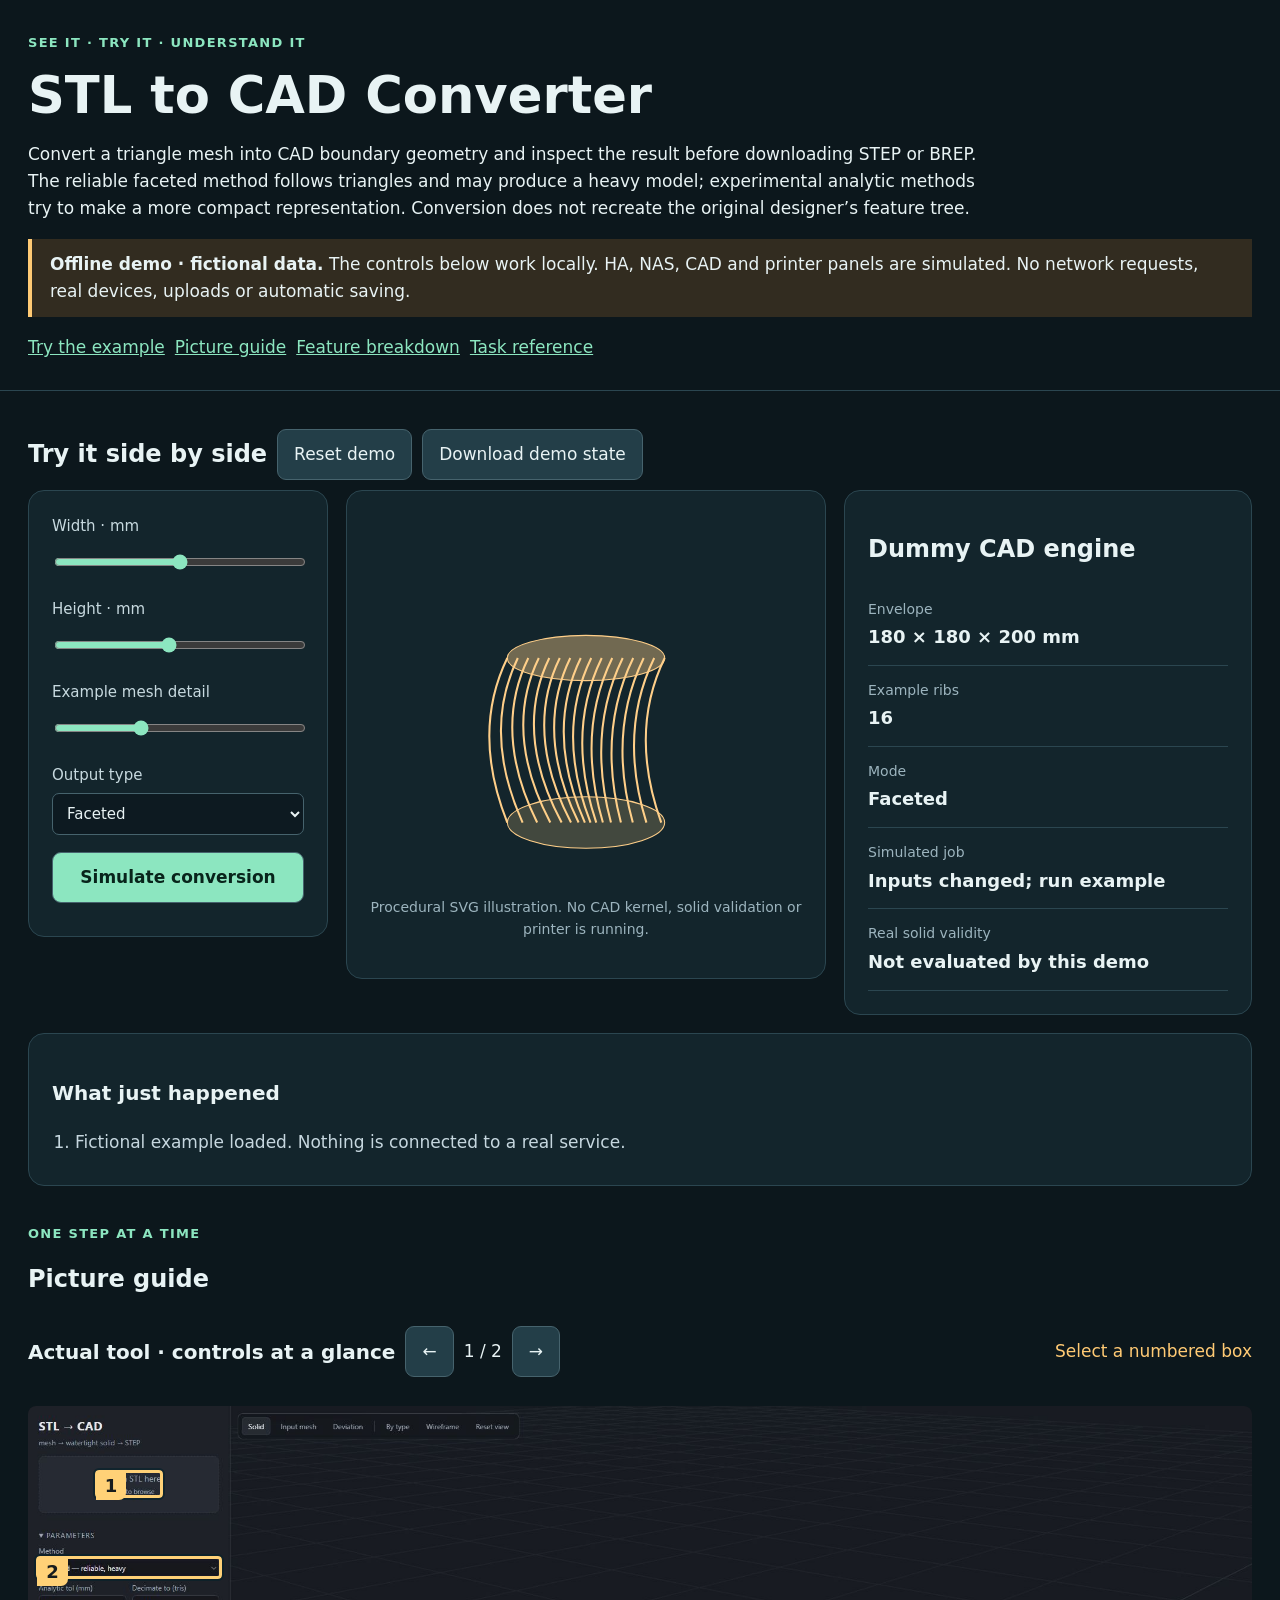
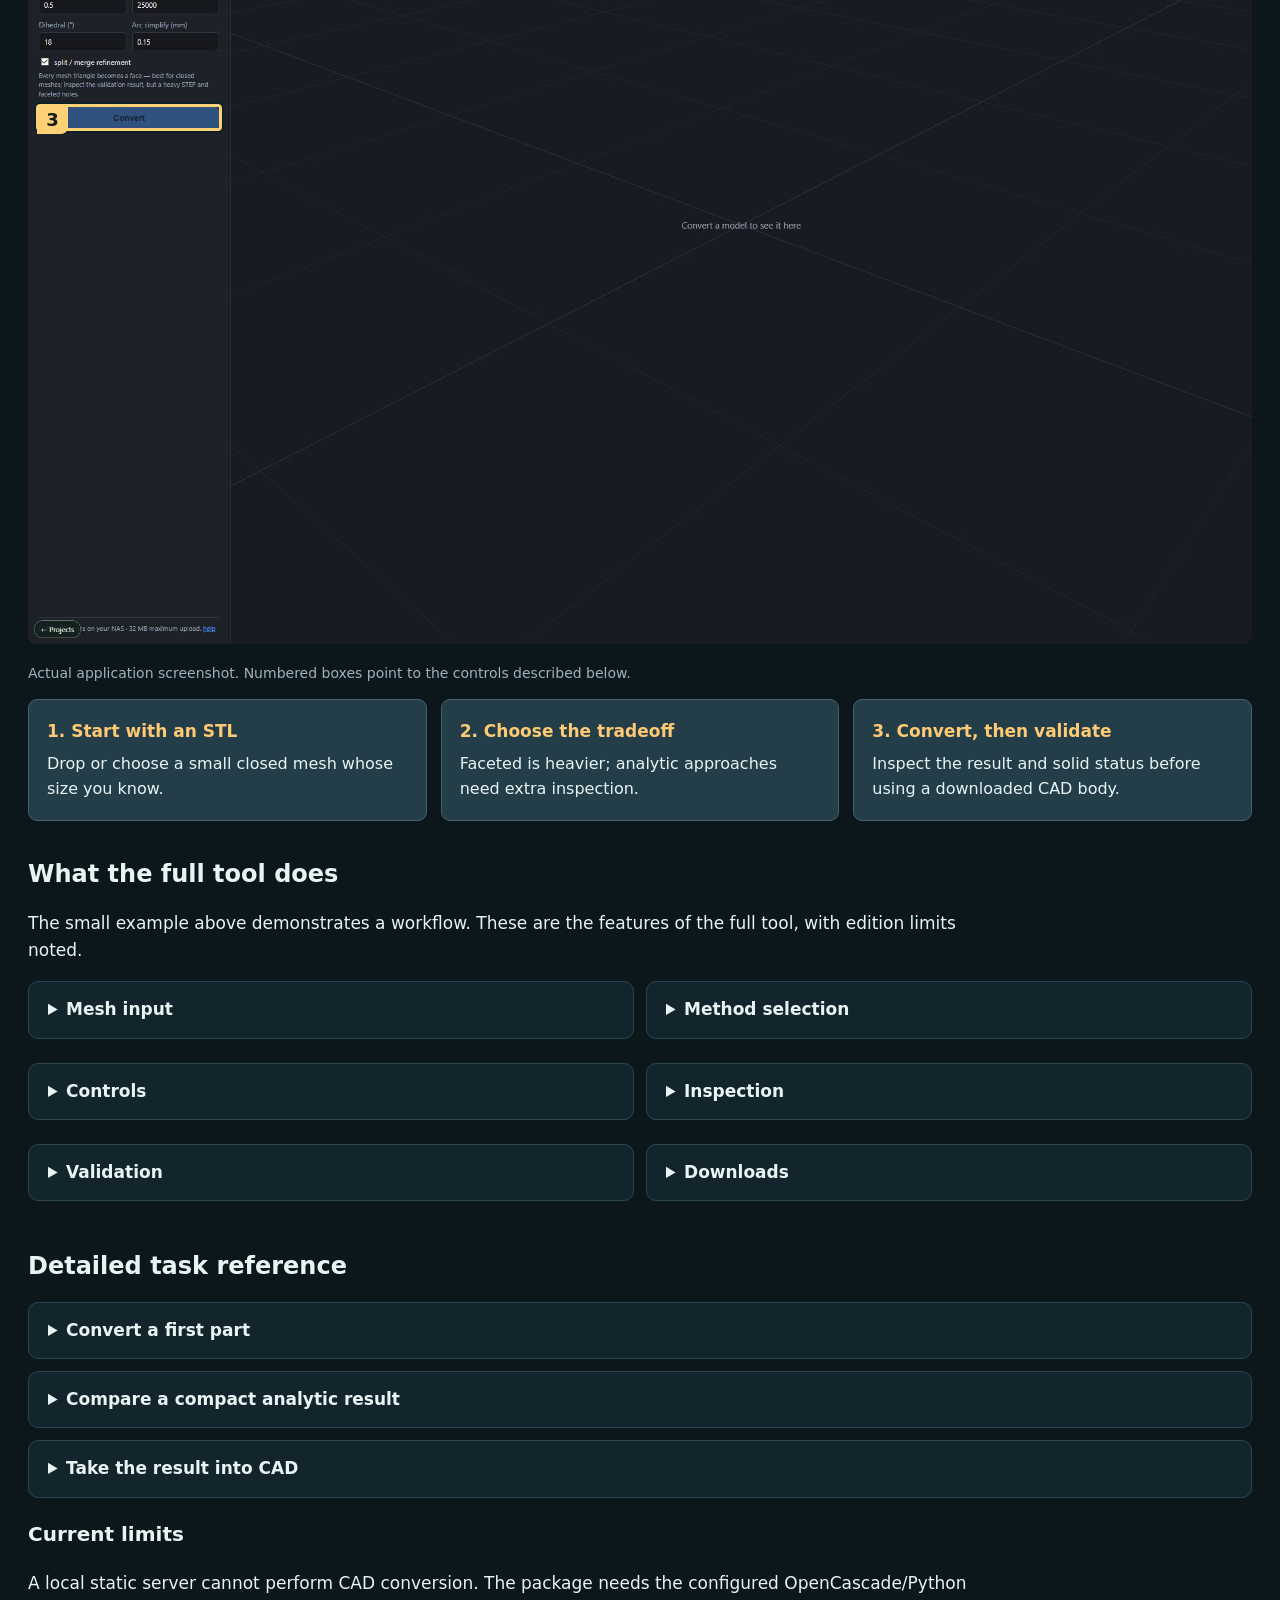
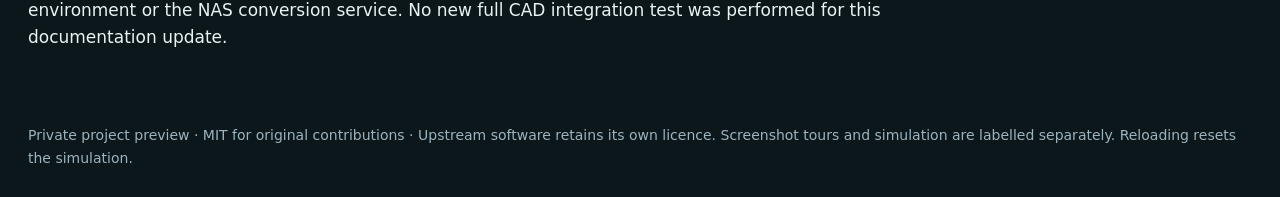
<file: demo.html>
<!doctype html><html lang="en"><head><meta charset="utf-8"><meta name="viewport" content="width=device-width,initial-scale=1"><meta http-equiv="Content-Security-Policy" content="default-src 'none'; script-src 'unsafe-inline'; style-src 'unsafe-inline'; img-src data: blob:; connect-src 'none'; font-src 'none'; object-src 'none'; base-uri 'none'; form-action 'none'"><title>STL to CAD Converter · Interactive demo</title><style>:root{color-scheme:dark;--bg:#0c171c;--panel:#13252c;--ink:#e8f3f4;--muted:#9cb4be;--accent:#8ce6c0;--line:#2b4650;--gold:#ffca74}*{box-sizing:border-box}body{margin:0;background:var(--bg);color:var(--ink);font:17px/1.6 system-ui,sans-serif}header,main,footer{max-width:1500px;margin:auto;padding:28px}header{border-bottom:1px solid var(--line)}h1{font-size:clamp(32px,4vw,54px);line-height:1.1;margin:12px 0}h2{font-size:24px;line-height:1.3}h3{font-size:20px}p{max-width:90ch}a{color:var(--accent)}.eyebrow{color:var(--accent);letter-spacing:.1em;font-size:13px;font-weight:bold}.badge{display:inline-block;background:#294c45;color:#c7ffdf;padding:5px 12px;border-radius:6px;font-size:14px}.notice{border-left:4px solid var(--gold);padding:12px 18px;background:#322c20;max-width:none}.toolbar{display:flex;gap:10px;flex-wrap:wrap;align-items:center}button,input,select{font:inherit}button{background:#233e48;color:var(--ink);border:1px solid #46636d;border-radius:9px;padding:11px 16px;cursor:pointer}button:hover{border-color:var(--accent)}button:focus-visible,input:focus-visible,select:focus-visible{outline:3px solid var(--gold);outline-offset:3px}.primary{background:var(--accent);color:#08241b;font-weight:700}button:disabled{opacity:.5;cursor:not-allowed}label{display:block;font-size:15px;color:#c7d9df;margin:0 0 17px}input:not([type=checkbox]),select{display:block;width:100%;padding:10px;background:#0d1a21;color:var(--ink);border:1px solid #46636d;border-radius:7px;margin-top:6px}input[type=range]{padding:9px 0;accent-color:var(--accent)}.check{display:flex;gap:10px;align-items:center}input[type=checkbox]{width:21px;height:21px;accent-color:var(--accent)}.demo-grid{display:grid;grid-template-columns:300px minmax(300px,1fr) minmax(290px,.85fr);gap:18px;align-items:start}.card{background:var(--panel);border:1px solid var(--line);padding:23px;border-radius:16px;min-width:0}#controls button{display:block;width:100%;margin:10px 0}#controls:empty{display:none}#scene{min-height:320px;text-align:center}#scene svg{width:100%;max-height:470px}.hint,small{color:var(--muted);font-size:14px}dl{margin:0}dl div{padding:13px 0;border-bottom:1px solid var(--line)}dt{font-size:14px;color:var(--muted)}dd{margin:3px 0 0;font-size:18px;font-weight:650}.entity{background:#1c333b;border:1px solid #37505a;padding:14px;margin:10px 0;border-radius:9px;display:grid;gap:5px;text-align:left}.entity span{color:var(--accent)}.events{margin-top:18px}#events{padding-left:23px;margin-bottom:0;color:#c6d7df}#events li{margin:6px 0}.floor{position:relative;height:390px;border:3px solid #77949d;border-radius:12px;overflow:hidden}.room{position:absolute;border:2px solid #78949c;background:#2b4249;padding:12px;font-size:14px;text-align:left}.room small{display:block}.living{inset:0 45% 0 0}.bedroom{inset:0 0 50% 55%}.kitchen{inset:50% 0 0 55%}.device{position:absolute;transform:translate(-50%,-50%);font-size:12px;padding:7px;max-width:125px;touch-action:none;z-index:2;background:#192c36}.device.on{color:#ffe09a;border-color:#eec26b}.device.selected{outline:3px solid var(--accent)}.soundbar{margin:110px 0 20px;border:3px solid #64848e;background:linear-gradient(#293d46,#091116);padding:26px 8px;border-radius:20px;letter-spacing:4px}.soundbar span{display:block;letter-spacing:0;font-size:13px;color:var(--muted)}.speakers{font-size:40px;color:var(--accent)}.tag{display:inline-flex;flex-direction:column;background:#f5edda;color:#142420;padding:20px;border-radius:18px;max-width:270px;margin:20px}.tag svg{width:200px;max-width:100%}.tag.stake:after{content:'';display:block;background:#f5edda;width:30px;height:90px;margin:15px auto -90px;clip-path:polygon(0 0,100% 0,100% 85%,50% 100%,0 85%)}.tag.flag{border-radius:0 40px 40px 0;border-left:16px solid #bcb29b}.chunks{display:flex;flex-wrap:wrap;gap:10px;justify-content:center;padding:45px 0}.chunks span{padding:15px;border:2px solid #7b969c;border-radius:8px}.chunks .received{background:#8ce6c0;color:#0e2821}.sample-part{font-size:130px;color:var(--gold)}.plant{font-size:120px}.lap{background:#0b1c23;margin:9px 0;text-align:left}.lap span{display:block;background:#497961;padding:5px 9px;border-radius:4px;color:white}kbd{color:var(--gold)}.section{margin-top:38px}.picture{position:relative;margin:18px 0;background:#081116;border-radius:8px;overflow:hidden}.picture>img{display:block;width:100%}.marks{position:absolute;inset:0}.mark{position:absolute;border:3px solid #ffd177;outline:2px solid #07222aaa;border-radius:4px;padding:0;background:transparent;min-width:18px;min-height:18px}.mark span{position:absolute;left:-2px;top:-2px;background:#ffd177;color:#171c1d;padding:1px 9px;font-weight:850;font-size:18px;border-radius:0 0 7px 0;line-height:1.5}.mark.active{background:#ffd17726;border-width:5px}.step-list{display:grid;grid-template-columns:repeat(3,1fr);gap:14px}.step{display:grid;text-align:left;gap:6px;padding:18px}.step b{color:var(--gold)}.step span{font-size:16px}.step.active{background:#31594c;border-color:var(--accent)}.features{display:grid;grid-template-columns:repeat(2,1fr);gap:12px}details{border:1px solid var(--line);background:#13252c;border-radius:10px;padding:14px 19px;margin-bottom:12px}summary{font-weight:700;cursor:pointer}details li{padding:6px 0}footer{color:var(--muted);font-size:14px}#constraint{color:var(--gold)}.tour-layout{max-width:1400px}.print-title{font-size:24px;margin:0}.caption{color:var(--muted);font-size:14px}.step-status{margin-left:auto;color:var(--gold)}@media(max-width:1050px){.demo-grid{grid-template-columns:1fr 1fr}#controls{grid-column:1/-1;display:grid;grid-template-columns:1fr 1fr;gap:8px 20px}.card{padding:17px}.step-list{grid-template-columns:1fr}}@media(max-width:650px){header,main,footer{padding:18px}.demo-grid,.features{grid-template-columns:1fr}#controls{display:block}.floor{height:340px}.mark{border-width:2px}.mark span{font-size:12px;padding:0 5px}.notice{font-size:14px}}@media print{body{background:white;color:black}button{color:black}header,.notice,.toolbar,#interactive{display:none}.card,details{background:white;color:black}.mark{border-color:#c56c00}.mark span{background:#ffc560;color:black}}
</style></head><body><header><span class="eyebrow">SEE IT · TRY IT · UNDERSTAND IT</span><h1 id="title"></h1><p id="intro"></p><p class="notice"><strong>Offline demo · fictional data.</strong> The controls below work locally. HA, NAS, CAD and printer panels are simulated. No network requests, real devices, uploads or automatic saving.</p><nav class="toolbar"><a href="#interactive">Try the example</a><a href="#walkthrough">Picture guide</a><a href="#features">Feature breakdown</a><a href="#reference">Task reference</a></nav></header><main><section id="interactive"><div class="toolbar"><h2>Try it side by side</h2><button id="reset">Reset demo</button><button id="download">Download demo state</button></div><div class="demo-grid"><div class="card" id="controls"></div><div class="card" id="scene"></div><div class="card" id="result" aria-live="polite"></div></div><div class="card events"><h3>What just happened</h3><ol id="events" aria-live="polite"></ol></div></section><section id="walkthrough" class="section"><p class="eyebrow">ONE STEP AT A TIME</p><h2>Picture guide</h2><div id="tour"><div class="toolbar"><h3 id="tourTitle"></h3><button id="prev" aria-label="Previous screenshot">←</button><span id="slideCount"></span><button id="next" aria-label="Next screenshot">→</button><span id="stepStatus" class="step-status">Select a numbered box</span></div><div class="picture"><img id="tourImage" alt=""><div id="marks" class="marks"></div></div><p id="tourCaption" class="caption"></p><div id="stepList" class="step-list"></div></div></section><section id="features" class="section"><h2>What the full tool does</h2><p>The small example above demonstrates a workflow. These are the features of the full tool, with edition limits noted.</p><div id="featureList" class="features"></div></section><section id="reference" class="section"><h2>Detailed task reference</h2><div id="guideText"></div><h3>Current limits</h3><p id="limits"></p></section></main><footer>Private project preview · MIT for original contributions · Upstream software retains its own licence. Screenshot tours and simulation are labelled separately. Reloading resets the simulation.</footer><script>const DATA={"slug": "stl-to-cad", "title": "STL to CAD Converter", "summary": "Convert a triangle mesh into CAD boundary geometry and inspect the result before downloading STEP or BREP. The reliable faceted method follows triangles and may produce a heavy model; experimental analytic methods try to make a more compact representation. Conversion does not recreate the original designer’s feature tree.", "features": [["Mesh input", "Upload an STL; the hosted route enforces a 32 MB limit.", "Conversion workflow"], ["Method selection", "Faceted, arcwise and hybrid strategies with different fidelity, size and robustness tradeoffs.", "Conversion workflow"], ["Controls", "Analytic tolerance, decimation target, dihedral threshold, arc simplification and refinement.", "Conversion workflow"], ["Inspection", "Solid, Input mesh, Deviation, By type and Wireframe views.", "Conversion workflow"], ["Validation", "Review closure, solid count, volume/deviation information and timings when available.", "Conversion workflow"], ["Downloads", "Export STEP, BREP and result archives for downstream CAD work.", "Conversion workflow"]], "workflows": [["Convert a first part", ["Start with a small, closed STL whose scale you know. Keep the original unchanged.", "Upload the STL, choose faceted as the baseline and inspect the triangle target. Decimation changes the mesh used for subsequent work, so document that choice.", "Choose Convert and wait for the job result. Do not treat an output file alone as proof of a closed solid.", "Read the validation result: closure, solid count, dimensions, volume and deviation. Inspect holes and thin features visually."]], ["Compare a compact analytic result", ["Save the baseline result, then try an analytic method with explicit tolerance values.", "Inspect By type to see which surfaces were fitted and Deviation to locate differences. A compact file is not automatically the more accurate one.", "Arcwise is experimental and may leave open edges or a sheet body. Decide whether repair in your CAD tool is acceptable rather than describing every output as watertight."]], ["Take the result into CAD", ["Download STEP for interchange or BREP for OpenCascade-compatible tools.", "Import it into your CAD application and check units, solid status, hole geometry and overall dimensions.", "Keep the source mesh and conversion settings with the output. A faceted solid is still faceted; converting the file format does not produce editable sketches and dimensions."]]], "limits": "A local static server cannot perform CAD conversion. The package needs the configured OpenCascade/Python environment or the NAS conversion service. No new full CAD integration test was performed for this documentation update."};const FIGURES=[{"boxes": [{"h": 48, "selector": "#dropText", "text": "Drop or choose a small closed mesh whose size you know.", "title": "Start with an STL", "w": 114.46875, "x": 112.265625, "y": 108}, {"h": 40, "selector": "#method", "text": "Faceted is heavier; analytic approaches need extra inspection.", "title": "Choose the tradeoff", "w": 311, "x": 14, "y": 252}, {"h": 46, "selector": "#run", "text": "Inspect the result and solid status before using a downloaded CAD body.", "title": "Convert, then validate", "w": 311, "x": 14, "y": 501.171875}], "height": 1408, "width": 2055, "title": "Actual tool · controls at a glance", "caption": "Actual application screenshot. Numbered boxes point to the controls described below. ", "image": "[data-uri]", "key": "stl-to-cad"}, {"boxes": [{"h": 39, "selector": "#detail", "text": "Change the illustration’s detail before trying the example conversion.", "title": "Explore mesh complexity", "w": 260, "x": 320, "y": 535.703125}, {"h": 52, "selector": "#format", "text": "Faceted and analytic concepts illustrate the choice; no CAD kernel is running.", "title": "Compare the strategy", "w": 260, "x": 318, "y": 613.703125}, {"h": 532.9375, "selector": "#result", "text": "The demo labels real solid validity as not evaluated.", "title": "Check the result boundary", "w": 517.078125, "x": 1228.90625, "y": 325.703125}], "height": 1408, "width": 2055, "key": "simulation", "title": "Try the working offline example", "caption": "Screenshot of this project’s interactive demo. Side-by-side services are explicitly simulated.", "image": "[data-uri]", "cropHeight": 899.640625}];</script><script></script><script>const $=s=>document.querySelector(s), esc=s=>String(s).replace(/[&<>"']/g,c=>({'&':'&amp;','<':'&lt;','>':'&gt;','"':'&quot;',"'":'&#39;'}[c]));
let events=[],state={},undo=[];const kind=DATA.slug;
function log(s){events.unshift(s);events=events.slice(0,8);$('#events').innerHTML=events.map(x=>'<li>'+esc(x)+'</li>').join('');}
function bind(id,fn,event='click'){document.getElementById(id)?.addEventListener(event,fn)}
function field(id,label,type,value,extra=''){return `<label>${label}<input id="${id}" type="${type}" value="${esc(value)}" ${extra}></label>`}
function select(id,label,items,value){return `<label>${label}<select id="${id}">${items.map(x=>`<option ${x===value?'selected':''}>${esc(x)}</option>`).join('')}</select></label>`}
function button(id,label,primary=false){return `<button id="${id}" class="${primary?'primary':''}">${label}</button>`}
function check(id,label){return `<label class="check"><input id="${id}" type="checkbox"> ${label}</label>`}
function panel(title,body){return `<h2>${title}</h2>${body}`}
function output(title,rows){$('#result').innerHTML=panel(title,'<dl>'+rows.map(([a,b])=>`<div><dt>${esc(a)}</dt><dd>${esc(b)}</dd></div>`).join('')+'</dl>');}
function numeric(id){return Number(document.getElementById(id).value)}
function demoExport(){const body=JSON.stringify({demo:true,project:DATA.title,warning:'Fictional demo state; not a production configuration',state},null,2),a=document.createElement('a');a.href=URL.createObjectURL(new Blob([body],{type:'application/json'}));a.download=DATA.slug+'-demo.json';a.click();setTimeout(()=>URL.revokeObjectURL(a.href),1000);log('Downloaded fictional demo state as JSON.');}
function setup(){events=[];state={};undo=[];$('#controls').innerHTML='';$('#scene').innerHTML='';$('#result').innerHTML='';$('#events').innerHTML='';cad();log('Fictional example loaded. Nothing is connected to a real service.');}
function cad(){const lamp=kind==='lampshade-studio';state={width:180,depth:180,height:200,detail:16,converted:false};$('#controls').innerHTML=field('w','Width · mm','range',180,'min="80" max="280"')+field('h','Height · mm','range',200,'min="100" max="320"')+field('detail',lamp?'Rib count':'Example mesh detail','range',16,'min="8" max="32"')+select('format','Output type',lamp?['STL preview','Hollow STEP concept']:['Faceted','Analytic concept'],lamp?'STL preview':'Faceted')+button('convert',lamp?'Simulate export check':'Simulate conversion',true);
 function draw(){const w=state.width*.85,h=state.height*.8,x=(420-w)/2,y=300-h;let lines='';for(let i=0;i<state.detail;i++){let t=i/(state.detail-1);lines+=`<path d="M${x+w*t} ${y} Q${x+w*t-35} ${y+h*.45} ${x+w*t+Math.sin(t*6)*12} ${y+h}"/>`;}$('#scene').innerHTML=`<svg viewBox="0 0 420 350" role="img" aria-label="Procedural example ${lamp?'shade':'surface'}"><ellipse cx="210" cy="${y}" rx="${w/2}" ry="22" fill="#ffcf8966" stroke="#ffcf89"/><g fill="none" stroke="#ffcf89" stroke-width="2">${lines}</g><ellipse cx="210" cy="300" rx="${w/2}" ry="25" fill="#ffcf8933" stroke="#ffcf89"/></svg><p class="hint">Procedural SVG illustration. No CAD kernel, solid validation or printer is running.</p>`;output('Dummy CAD engine',[['Envelope',state.width+' × '+state.depth+' × '+state.height+' mm'],['Example ribs',state.detail],['Mode',$('#format').value],['Simulated job',state.converted?'Example result available':'Inputs changed; run example'],['Real solid validity','Not evaluated by this demo']]);}['w','h','detail'].forEach(k=>bind(k,()=>{state[k==='w'?'width':k==='h'?'height':'detail']=numeric(k);state.converted=false;draw()},'input'));bind('format',()=>{state.converted=false;draw()},'change');bind('convert',()=>{state.converted=true;draw();log('Simulated job completed. Download demo JSON for these inputs; no fake STEP file is produced.');});draw();}
$('#title').textContent=DATA.title;$('#intro').textContent=DATA.summary;$('#featureList').innerHTML=DATA.features.map(([a,b,c])=>`<details><summary>${esc(a)}</summary><p>${esc(b)}</p><small>${esc(c)}</small></details>`).join('');
$('#guideText').innerHTML=DATA.workflows.map(([t,steps])=>`<details><summary>${esc(t)}</summary><ol>${steps.map(s=>'<li>'+esc(s)+'</li>').join('')}</ol></details>`).join('');
$('#limits').textContent=DATA.limits;$('#reset').onclick=setup;$('#download').onclick=demoExport;
let currentSlide=0;function showSlide(){const f=FIGURES[currentSlide];if(!f){$('#tour').innerHTML='<p>The interactive example above is ready. Annotated screenshots are being prepared.</p>';return}$('#tourTitle').textContent=f.title;$('#tourImage').src=f.image;$('#tourImage').alt=f.caption;const fh=f.cropHeight||f.height;const pic=$('#tourImage').parentElement;pic.style.aspectRatio=f.width+'/'+fh;$('#tourImage').style.position='absolute';$('#tourImage').style.top='0';$('#tourCaption').textContent=f.caption;$('#marks').innerHTML=f.boxes.map((b,i)=>`<button class="mark" data-step="${i}" style="left:${b.x/f.width*100}%;top:${b.y/fh*100}%;width:${b.w/f.width*100}%;height:${b.h/fh*100}%" aria-label="Step ${i+1}: ${esc(b.title)}"><span>${i+1}</span></button>`).join('');$('#stepList').innerHTML=f.boxes.map((b,i)=>`<button class="step" data-step="${i}"><b>${i+1}. ${esc(b.title)}</b><span>${esc(b.text)}</span></button>`).join('');document.querySelectorAll('[data-step]').forEach(b=>b.onclick=()=>{document.querySelectorAll('[data-step]').forEach(x=>x.classList.toggle('active',x.dataset.step===b.dataset.step));$('#stepStatus').textContent='Step '+(+b.dataset.step+1)+' of '+f.boxes.length;});$('#slideCount').textContent=(currentSlide+1)+' / '+FIGURES.length;}
$('#prev').onclick=()=>{currentSlide=(currentSlide-1+FIGURES.length)%FIGURES.length;showSlide()};$('#next').onclick=()=>{currentSlide=(currentSlide+1)%FIGURES.length;showSlide()};
setup();showSlide();
</script></body></html>
</file>
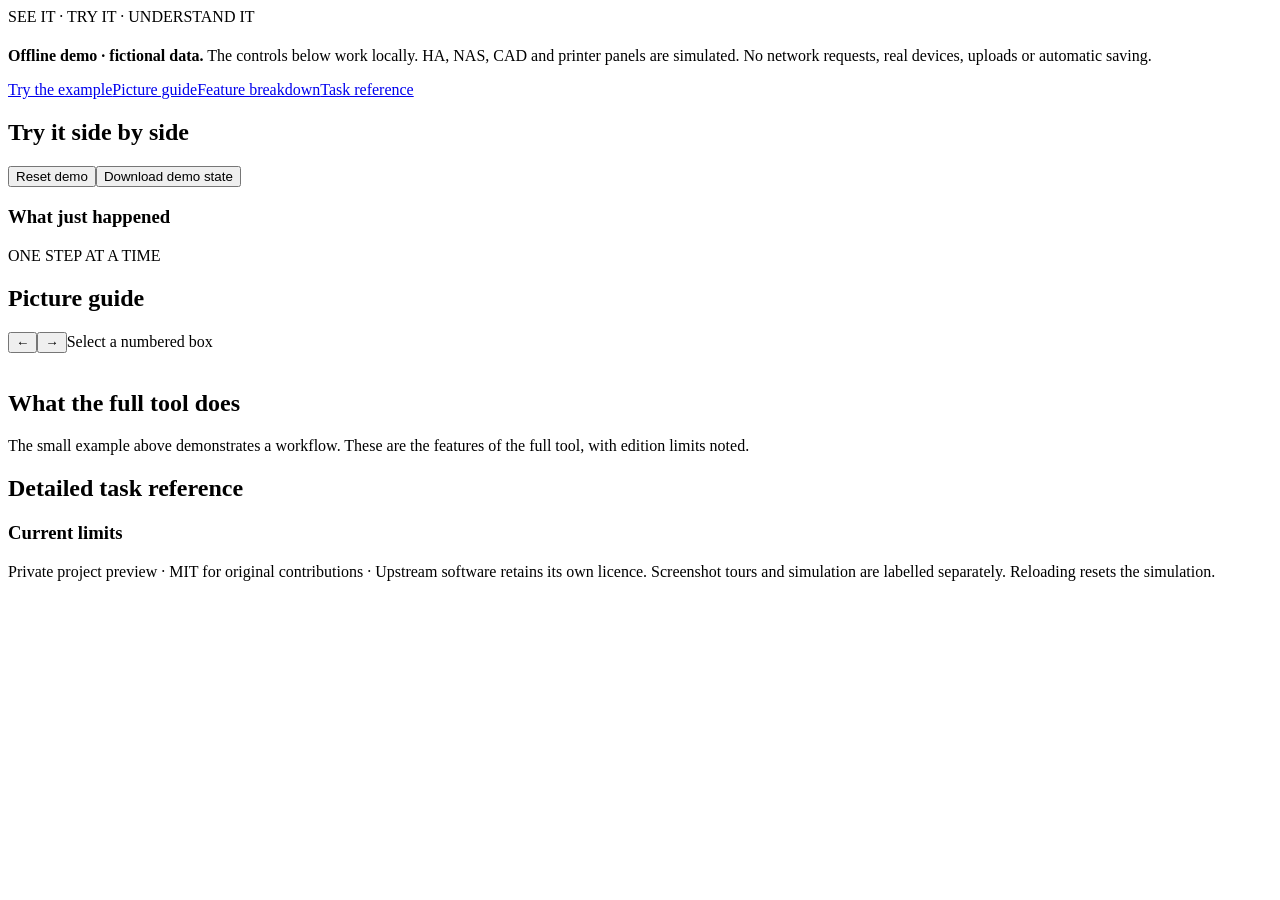
<file: demo-source/template.html>
<!doctype html><html lang="en"><head><meta charset="utf-8"><meta name="viewport" content="width=device-width,initial-scale=1"><meta http-equiv="Content-Security-Policy" content="default-src 'none'; script-src 'unsafe-inline'; style-src 'unsafe-inline'; img-src data: blob:; connect-src 'none'; font-src 'none'; object-src 'none'; base-uri 'none'; form-action 'none'"><title>__TITLE__ · Interactive demo</title><style>__CSS__</style></head><body><header><span class="eyebrow">SEE IT · TRY IT · UNDERSTAND IT</span><h1 id="title"></h1><p id="intro"></p><p class="notice"><strong>Offline demo · fictional data.</strong> The controls below work locally. HA, NAS, CAD and printer panels are simulated. No network requests, real devices, uploads or automatic saving.</p><nav class="toolbar"><a href="#interactive">Try the example</a><a href="#walkthrough">Picture guide</a><a href="#features">Feature breakdown</a><a href="#reference">Task reference</a></nav></header><main><section id="interactive"><div class="toolbar"><h2>Try it side by side</h2><button id="reset">Reset demo</button><button id="download">Download demo state</button></div><div class="demo-grid"><div class="card" id="controls"></div><div class="card" id="scene"></div><div class="card" id="result" aria-live="polite"></div></div><div class="card events"><h3>What just happened</h3><ol id="events" aria-live="polite"></ol></div></section><section id="walkthrough" class="section"><p class="eyebrow">ONE STEP AT A TIME</p><h2>Picture guide</h2><div id="tour"><div class="toolbar"><h3 id="tourTitle"></h3><button id="prev" aria-label="Previous screenshot">←</button><span id="slideCount"></span><button id="next" aria-label="Next screenshot">→</button><span id="stepStatus" class="step-status">Select a numbered box</span></div><div class="picture"><img id="tourImage" alt=""><div id="marks" class="marks"></div></div><p id="tourCaption" class="caption"></p><div id="stepList" class="step-list"></div></div></section><section id="features" class="section"><h2>What the full tool does</h2><p>The small example above demonstrates a workflow. These are the features of the full tool, with edition limits noted.</p><div id="featureList" class="features"></div></section><section id="reference" class="section"><h2>Detailed task reference</h2><div id="guideText"></div><h3>Current limits</h3><p id="limits"></p></section></main><footer>Private project preview · MIT for original contributions · Upstream software retains its own licence. Screenshot tours and simulation are labelled separately. Reloading resets the simulation.</footer><script>__DATA__</script><script>__QR__</script><script>__JS__</script></body></html>
</file>
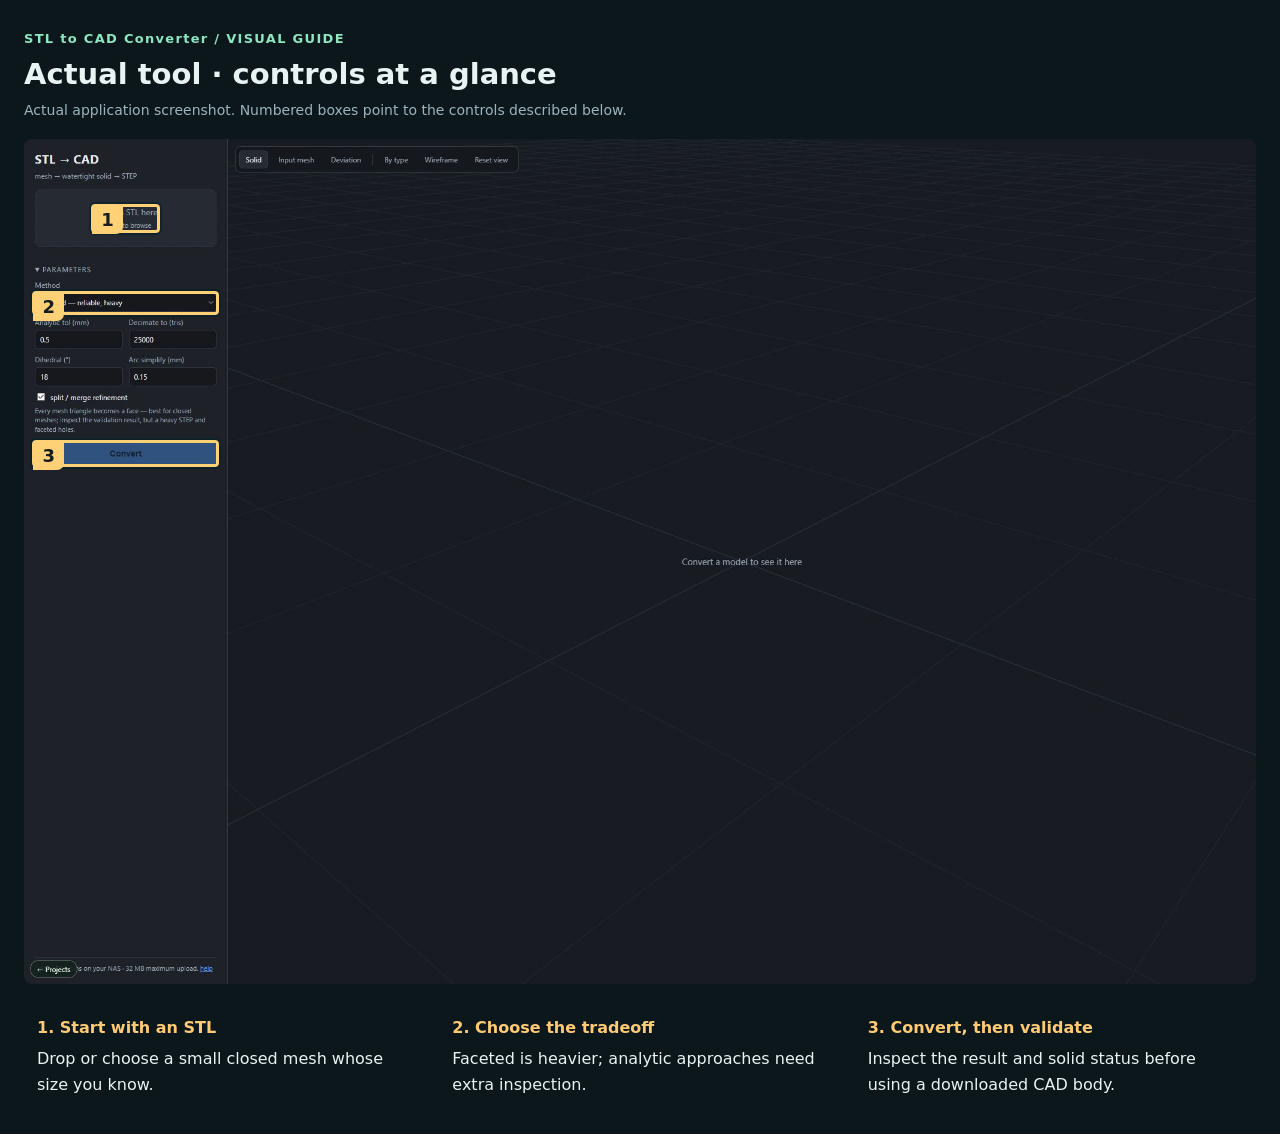
<file: docs/figure-1.html>
<!doctype html><html lang="en"><meta charset="utf-8"><meta name="viewport" content="width=device-width,initial-scale=1"><title>STL to CAD Converter · visual step 1</title><style>:root{color-scheme:dark;--bg:#0c171c;--panel:#13252c;--ink:#e8f3f4;--muted:#9cb4be;--accent:#8ce6c0;--line:#2b4650;--gold:#ffca74}*{box-sizing:border-box}body{margin:0;background:var(--bg);color:var(--ink);font:17px/1.6 system-ui,sans-serif}header,main,footer{max-width:1500px;margin:auto;padding:28px}header{border-bottom:1px solid var(--line)}h1{font-size:clamp(32px,4vw,54px);line-height:1.1;margin:12px 0}h2{font-size:24px;line-height:1.3}h3{font-size:20px}p{max-width:90ch}a{color:var(--accent)}.eyebrow{color:var(--accent);letter-spacing:.1em;font-size:13px;font-weight:bold}.badge{display:inline-block;background:#294c45;color:#c7ffdf;padding:5px 12px;border-radius:6px;font-size:14px}.notice{border-left:4px solid var(--gold);padding:12px 18px;background:#322c20;max-width:none}.toolbar{display:flex;gap:10px;flex-wrap:wrap;align-items:center}button,input,select{font:inherit}button{background:#233e48;color:var(--ink);border:1px solid #46636d;border-radius:9px;padding:11px 16px;cursor:pointer}button:hover{border-color:var(--accent)}button:focus-visible,input:focus-visible,select:focus-visible{outline:3px solid var(--gold);outline-offset:3px}.primary{background:var(--accent);color:#08241b;font-weight:700}button:disabled{opacity:.5;cursor:not-allowed}label{display:block;font-size:15px;color:#c7d9df;margin:0 0 17px}input:not([type=checkbox]),select{display:block;width:100%;padding:10px;background:#0d1a21;color:var(--ink);border:1px solid #46636d;border-radius:7px;margin-top:6px}input[type=range]{padding:9px 0;accent-color:var(--accent)}.check{display:flex;gap:10px;align-items:center}input[type=checkbox]{width:21px;height:21px;accent-color:var(--accent)}.demo-grid{display:grid;grid-template-columns:300px minmax(300px,1fr) minmax(290px,.85fr);gap:18px;align-items:start}.card{background:var(--panel);border:1px solid var(--line);padding:23px;border-radius:16px;min-width:0}#controls button{display:block;width:100%;margin:10px 0}#controls:empty{display:none}#scene{min-height:320px;text-align:center}#scene svg{width:100%;max-height:470px}.hint,small{color:var(--muted);font-size:14px}dl{margin:0}dl div{padding:13px 0;border-bottom:1px solid var(--line)}dt{font-size:14px;color:var(--muted)}dd{margin:3px 0 0;font-size:18px;font-weight:650}.entity{background:#1c333b;border:1px solid #37505a;padding:14px;margin:10px 0;border-radius:9px;display:grid;gap:5px;text-align:left}.entity span{color:var(--accent)}.events{margin-top:18px}#events{padding-left:23px;margin-bottom:0;color:#c6d7df}#events li{margin:6px 0}.floor{position:relative;height:390px;border:3px solid #77949d;border-radius:12px;overflow:hidden}.room{position:absolute;border:2px solid #78949c;background:#2b4249;padding:12px;font-size:14px;text-align:left}.room small{display:block}.living{inset:0 45% 0 0}.bedroom{inset:0 0 50% 55%}.kitchen{inset:50% 0 0 55%}.device{position:absolute;transform:translate(-50%,-50%);font-size:12px;padding:7px;max-width:125px;touch-action:none;z-index:2;background:#192c36}.device.on{color:#ffe09a;border-color:#eec26b}.device.selected{outline:3px solid var(--accent)}.soundbar{margin:110px 0 20px;border:3px solid #64848e;background:linear-gradient(#293d46,#091116);padding:26px 8px;border-radius:20px;letter-spacing:4px}.soundbar span{display:block;letter-spacing:0;font-size:13px;color:var(--muted)}.speakers{font-size:40px;color:var(--accent)}.tag{display:inline-flex;flex-direction:column;background:#f5edda;color:#142420;padding:20px;border-radius:18px;max-width:270px;margin:20px}.tag svg{width:200px;max-width:100%}.tag.stake:after{content:'';display:block;background:#f5edda;width:30px;height:90px;margin:15px auto -90px;clip-path:polygon(0 0,100% 0,100% 85%,50% 100%,0 85%)}.tag.flag{border-radius:0 40px 40px 0;border-left:16px solid #bcb29b}.chunks{display:flex;flex-wrap:wrap;gap:10px;justify-content:center;padding:45px 0}.chunks span{padding:15px;border:2px solid #7b969c;border-radius:8px}.chunks .received{background:#8ce6c0;color:#0e2821}.sample-part{font-size:130px;color:var(--gold)}.plant{font-size:120px}.lap{background:#0b1c23;margin:9px 0;text-align:left}.lap span{display:block;background:#497961;padding:5px 9px;border-radius:4px;color:white}kbd{color:var(--gold)}.section{margin-top:38px}.picture{position:relative;margin:18px 0;background:#081116;border-radius:8px;overflow:hidden}.picture>img{display:block;width:100%}.marks{position:absolute;inset:0}.mark{position:absolute;border:3px solid #ffd177;outline:2px solid #07222aaa;border-radius:4px;padding:0;background:transparent;min-width:18px;min-height:18px}.mark span{position:absolute;left:-2px;top:-2px;background:#ffd177;color:#171c1d;padding:1px 9px;font-weight:850;font-size:18px;border-radius:0 0 7px 0;line-height:1.5}.mark.active{background:#ffd17726;border-width:5px}.step-list{display:grid;grid-template-columns:repeat(3,1fr);gap:14px}.step{display:grid;text-align:left;gap:6px;padding:18px}.step b{color:var(--gold)}.step span{font-size:16px}.step.active{background:#31594c;border-color:var(--accent)}.features{display:grid;grid-template-columns:repeat(2,1fr);gap:12px}details{border:1px solid var(--line);background:#13252c;border-radius:10px;padding:14px 19px;margin-bottom:12px}summary{font-weight:700;cursor:pointer}details li{padding:6px 0}footer{color:var(--muted);font-size:14px}#constraint{color:var(--gold)}.tour-layout{max-width:1400px}.print-title{font-size:24px;margin:0}.caption{color:var(--muted);font-size:14px}.step-status{margin-left:auto;color:var(--gold)}@media(max-width:1050px){.demo-grid{grid-template-columns:1fr 1fr}#controls{grid-column:1/-1;display:grid;grid-template-columns:1fr 1fr;gap:8px 20px}.card{padding:17px}.step-list{grid-template-columns:1fr}}@media(max-width:650px){header,main,footer{padding:18px}.demo-grid,.features{grid-template-columns:1fr}#controls{display:block}.floor{height:340px}.mark{border-width:2px}.mark span{font-size:12px;padding:0 5px}.notice{font-size:14px}}@media print{body{background:white;color:black}button{color:black}header,.notice,.toolbar,#interactive{display:none}.card,details{background:white;color:black}.mark{border-color:#c56c00}.mark span{background:#ffc560;color:black}}
body{padding:24px}main{padding:0;max-width:1420px}.picture{max-width:1420px}.step-list{grid-template-columns:repeat(3,1fr)}.step{font-size:16px;padding:13px}h1{font-size:29px;margin:8px 0}.caption{margin:5px 0}</style><main><span class="eyebrow">STL to CAD Converter / VISUAL GUIDE</span><h1>Actual tool · controls at a glance</h1><p class="caption">Actual application screenshot. Numbered boxes point to the controls described below. </p><div class="picture"><img src="[data-uri]" alt="STL to CAD Converter screenshot"><div class="marks"><div class="mark" style="left:5.463047445255474%;top:7.670454545454546%;width:5.570255474452555%;height:3.4090909090909087%"><span>1</span></div><div class="mark" style="left:0.6812652068126521%;top:17.897727272727273%;width:15.133819951338198%;height:2.840909090909091%"><span>2</span></div><div class="mark" style="left:0.6812652068126521%;top:35.59459339488637%;width:15.133819951338198%;height:3.2670454545454546%"><span>3</span></div></div></div><div class="step-list"><div class="step"><b>1. Start with an STL</b><span>Drop or choose a small closed mesh whose size you know.</span></div><div class="step"><b>2. Choose the tradeoff</b><span>Faceted is heavier; analytic approaches need extra inspection.</span></div><div class="step"><b>3. Convert, then validate</b><span>Inspect the result and solid status before using a downloaded CAD body.</span></div></div></main></html>
</file>
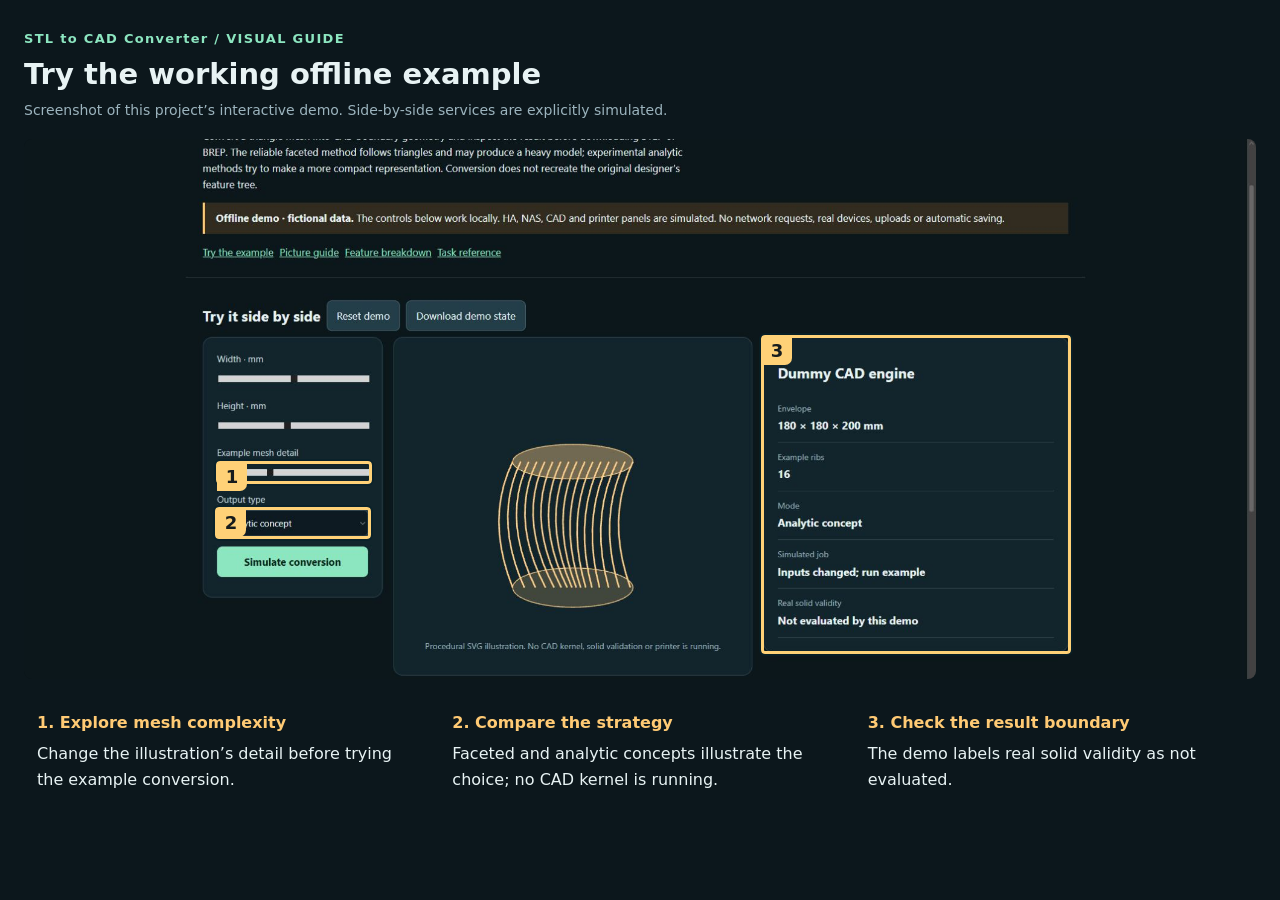
<file: docs/figure-2.html>
<!doctype html><html lang="en"><meta charset="utf-8"><meta name="viewport" content="width=device-width,initial-scale=1"><title>STL to CAD Converter · visual step 2</title><style>:root{color-scheme:dark;--bg:#0c171c;--panel:#13252c;--ink:#e8f3f4;--muted:#9cb4be;--accent:#8ce6c0;--line:#2b4650;--gold:#ffca74}*{box-sizing:border-box}body{margin:0;background:var(--bg);color:var(--ink);font:17px/1.6 system-ui,sans-serif}header,main,footer{max-width:1500px;margin:auto;padding:28px}header{border-bottom:1px solid var(--line)}h1{font-size:clamp(32px,4vw,54px);line-height:1.1;margin:12px 0}h2{font-size:24px;line-height:1.3}h3{font-size:20px}p{max-width:90ch}a{color:var(--accent)}.eyebrow{color:var(--accent);letter-spacing:.1em;font-size:13px;font-weight:bold}.badge{display:inline-block;background:#294c45;color:#c7ffdf;padding:5px 12px;border-radius:6px;font-size:14px}.notice{border-left:4px solid var(--gold);padding:12px 18px;background:#322c20;max-width:none}.toolbar{display:flex;gap:10px;flex-wrap:wrap;align-items:center}button,input,select{font:inherit}button{background:#233e48;color:var(--ink);border:1px solid #46636d;border-radius:9px;padding:11px 16px;cursor:pointer}button:hover{border-color:var(--accent)}button:focus-visible,input:focus-visible,select:focus-visible{outline:3px solid var(--gold);outline-offset:3px}.primary{background:var(--accent);color:#08241b;font-weight:700}button:disabled{opacity:.5;cursor:not-allowed}label{display:block;font-size:15px;color:#c7d9df;margin:0 0 17px}input:not([type=checkbox]),select{display:block;width:100%;padding:10px;background:#0d1a21;color:var(--ink);border:1px solid #46636d;border-radius:7px;margin-top:6px}input[type=range]{padding:9px 0;accent-color:var(--accent)}.check{display:flex;gap:10px;align-items:center}input[type=checkbox]{width:21px;height:21px;accent-color:var(--accent)}.demo-grid{display:grid;grid-template-columns:300px minmax(300px,1fr) minmax(290px,.85fr);gap:18px;align-items:start}.card{background:var(--panel);border:1px solid var(--line);padding:23px;border-radius:16px;min-width:0}#controls button{display:block;width:100%;margin:10px 0}#controls:empty{display:none}#scene{min-height:320px;text-align:center}#scene svg{width:100%;max-height:470px}.hint,small{color:var(--muted);font-size:14px}dl{margin:0}dl div{padding:13px 0;border-bottom:1px solid var(--line)}dt{font-size:14px;color:var(--muted)}dd{margin:3px 0 0;font-size:18px;font-weight:650}.entity{background:#1c333b;border:1px solid #37505a;padding:14px;margin:10px 0;border-radius:9px;display:grid;gap:5px;text-align:left}.entity span{color:var(--accent)}.events{margin-top:18px}#events{padding-left:23px;margin-bottom:0;color:#c6d7df}#events li{margin:6px 0}.floor{position:relative;height:390px;border:3px solid #77949d;border-radius:12px;overflow:hidden}.room{position:absolute;border:2px solid #78949c;background:#2b4249;padding:12px;font-size:14px;text-align:left}.room small{display:block}.living{inset:0 45% 0 0}.bedroom{inset:0 0 50% 55%}.kitchen{inset:50% 0 0 55%}.device{position:absolute;transform:translate(-50%,-50%);font-size:12px;padding:7px;max-width:125px;touch-action:none;z-index:2;background:#192c36}.device.on{color:#ffe09a;border-color:#eec26b}.device.selected{outline:3px solid var(--accent)}.soundbar{margin:110px 0 20px;border:3px solid #64848e;background:linear-gradient(#293d46,#091116);padding:26px 8px;border-radius:20px;letter-spacing:4px}.soundbar span{display:block;letter-spacing:0;font-size:13px;color:var(--muted)}.speakers{font-size:40px;color:var(--accent)}.tag{display:inline-flex;flex-direction:column;background:#f5edda;color:#142420;padding:20px;border-radius:18px;max-width:270px;margin:20px}.tag svg{width:200px;max-width:100%}.tag.stake:after{content:'';display:block;background:#f5edda;width:30px;height:90px;margin:15px auto -90px;clip-path:polygon(0 0,100% 0,100% 85%,50% 100%,0 85%)}.tag.flag{border-radius:0 40px 40px 0;border-left:16px solid #bcb29b}.chunks{display:flex;flex-wrap:wrap;gap:10px;justify-content:center;padding:45px 0}.chunks span{padding:15px;border:2px solid #7b969c;border-radius:8px}.chunks .received{background:#8ce6c0;color:#0e2821}.sample-part{font-size:130px;color:var(--gold)}.plant{font-size:120px}.lap{background:#0b1c23;margin:9px 0;text-align:left}.lap span{display:block;background:#497961;padding:5px 9px;border-radius:4px;color:white}kbd{color:var(--gold)}.section{margin-top:38px}.picture{position:relative;margin:18px 0;background:#081116;border-radius:8px;overflow:hidden}.picture>img{display:block;width:100%}.marks{position:absolute;inset:0}.mark{position:absolute;border:3px solid #ffd177;outline:2px solid #07222aaa;border-radius:4px;padding:0;background:transparent;min-width:18px;min-height:18px}.mark span{position:absolute;left:-2px;top:-2px;background:#ffd177;color:#171c1d;padding:1px 9px;font-weight:850;font-size:18px;border-radius:0 0 7px 0;line-height:1.5}.mark.active{background:#ffd17726;border-width:5px}.step-list{display:grid;grid-template-columns:repeat(3,1fr);gap:14px}.step{display:grid;text-align:left;gap:6px;padding:18px}.step b{color:var(--gold)}.step span{font-size:16px}.step.active{background:#31594c;border-color:var(--accent)}.features{display:grid;grid-template-columns:repeat(2,1fr);gap:12px}details{border:1px solid var(--line);background:#13252c;border-radius:10px;padding:14px 19px;margin-bottom:12px}summary{font-weight:700;cursor:pointer}details li{padding:6px 0}footer{color:var(--muted);font-size:14px}#constraint{color:var(--gold)}.tour-layout{max-width:1400px}.print-title{font-size:24px;margin:0}.caption{color:var(--muted);font-size:14px}.step-status{margin-left:auto;color:var(--gold)}@media(max-width:1050px){.demo-grid{grid-template-columns:1fr 1fr}#controls{grid-column:1/-1;display:grid;grid-template-columns:1fr 1fr;gap:8px 20px}.card{padding:17px}.step-list{grid-template-columns:1fr}}@media(max-width:650px){header,main,footer{padding:18px}.demo-grid,.features{grid-template-columns:1fr}#controls{display:block}.floor{height:340px}.mark{border-width:2px}.mark span{font-size:12px;padding:0 5px}.notice{font-size:14px}}@media print{body{background:white;color:black}button{color:black}header,.notice,.toolbar,#interactive{display:none}.card,details{background:white;color:black}.mark{border-color:#c56c00}.mark span{background:#ffc560;color:black}}
body{padding:24px}main{padding:0;max-width:1420px}.picture{max-width:1420px}.step-list{grid-template-columns:repeat(3,1fr)}.step{font-size:16px;padding:13px}h1{font-size:29px;margin:8px 0}.caption{margin:5px 0}</style><main><span class="eyebrow">STL to CAD Converter / VISUAL GUIDE</span><h1>Try the working offline example</h1><p class="caption">Screenshot of this project’s interactive demo. Side-by-side services are explicitly simulated.</p><div class="picture" style="aspect-ratio:2055/899.640625"><img style="position:absolute;top:0;left:0;width:100%" src="[data-uri]" alt="STL to CAD Converter screenshot"><div class="marks"><div class="mark" style="left:15.571776155717762%;top:59.54634663146743%;width:12.652068126520682%;height:4.335064348611425%"><span>1</span></div><div class="mark" style="left:15.474452554744525%;top:68.21647532869028%;width:12.652068126520682%;height:5.7800857981485665%"><span>2</span></div><div class="mark" style="left:59.8007907542579%;top:36.20369244663667%;width:25.161952554744527%;height:59.238932212515415%"><span>3</span></div></div></div><div class="step-list"><div class="step"><b>1. Explore mesh complexity</b><span>Change the illustration’s detail before trying the example conversion.</span></div><div class="step"><b>2. Compare the strategy</b><span>Faceted and analytic concepts illustrate the choice; no CAD kernel is running.</span></div><div class="step"><b>3. Check the result boundary</b><span>The demo labels real solid validity as not evaluated.</span></div></div></main></html>
</file>
